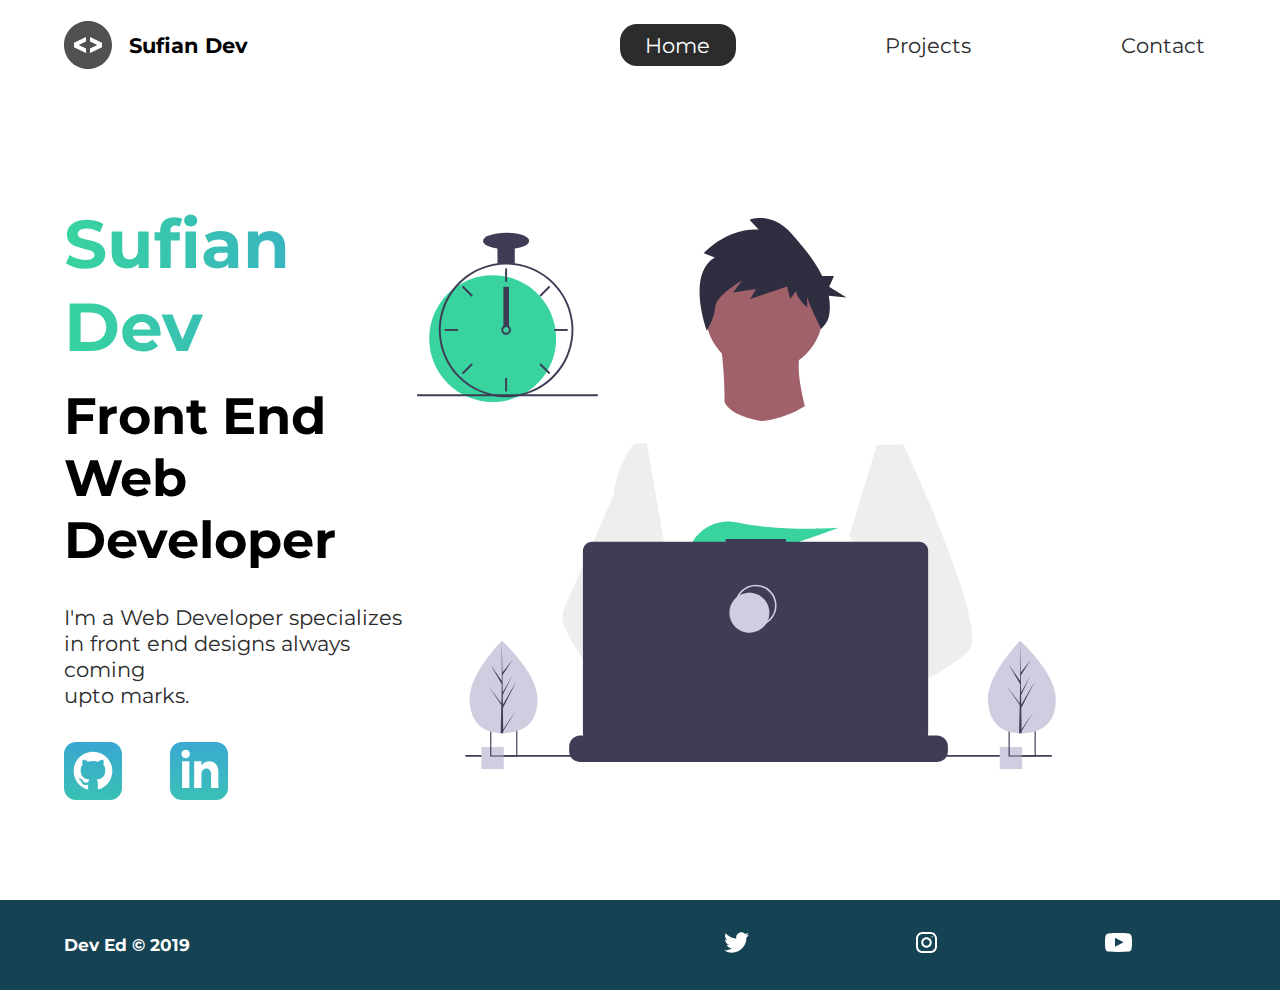
<file: index.html>
<!DOCTYPE html>
<html lang="en">
    <meta charset="UTF-8">
    <meta name="viewport" content="width=device-width, initial-scale=1.0">
    <meta  name="description" 
           content="Sufian Dev is professional WebDeveloper who has specializes in
           Html,Css ">
    <meta name="robots" content="index, follow">
    <link rel="preconnect" href="https://fonts.googleapis.com">
    <link rel="preconnect" href="https://fonts.gstatic.com" crossorigin>
    <link href="https://fonts.googleapis.com/css2?family=Montserrat:wght@400;500&family=Pattaya&family=Poppins:wght@400;500&display=swap" rel="stylesheet">
    <link rel="stylesheet" href="/styles/styles.css">
    <title>Sufian Dev | Web Developer</title>
    <link rel="icon" type="image/png" href="/img/portfolio.png">
<body>
    <header class="main-head">
        <nav>
            <div class="logo">
                <img src="icons/code.svg" alt="logo">
                <h1>Sufian Dev</h1>
            </div>
            <ul>
                <li><a class="active" href="#">Home</a></li>
                <li><a href="/projects/index.html">Projects</a></li>
                <li><a href="/contacts/index.html">Contact</a></li>
                
            </ul>
        </nav>
    </header>
    <section class="intro">
        <div class="intro-text">
            <h2>Sufian Dev</h2>
            <h3>Front End Web <br> Developer</h3>
            <p>I'm a Web Developer specializes in front end designs always coming <br>upto marks.</p>
            <div class="intro-social">
                <a href="#">
                    <img src="icons/github.svg" alt="developer">
                </a>
                <a href="">
                    <img src="icons/linked-in.svg" alt="developer">
                </a>
            </div>
        </div>
        <div class="intro-images">
            <svg
            width="799"
            height="690"
            viewBox="0 0 799 690"
            fill="none"
            xmlns="http://www.w3.org/2000/svg"
          >
            <g id="undraw_dev_productivity_umsq (1) 1" clip-path="url(#clip0)">
              <path
                id="Vector"
                d="M516.92 624.636C516.92 624.636 512.16 626.266 504.42 628.576C487.31 633.706 455.65 642.216 428.82 643.916C405.72 645.396 386.2 641.836 382.63 626.766C381.1 620.286 383.27 614.956 388 610.576C402.12 597.486 439 592.796 468.25 591.186C476.51 590.736 484.15 590.526 490.51 590.446C501.31 590.306 508.39 590.526 508.39 590.526L508.56 591.186L516.92 624.636Z"
                fill="#A0616A"
              />
              <path
                id="Vector_2"
                d="M436.99 672.586C418.61 695.346 342.73 647.666 316.19 629.886C310.41 626.016 306.97 623.566 306.97 623.566L331.25 591.186L338.94 580.936C338.94 580.936 345.82 584.586 355.99 590.526C356.36 590.746 356.73 590.966 357.11 591.186C365.88 596.336 376.89 603.066 388 610.576C403.33 620.946 418.83 632.776 428.82 643.916C438.59 654.806 443.08 665.036 436.99 672.586Z"
                fill="#A0616A"
              />
              <g id="me">
                <path
                  id="Vector_3"
                  d="M434.672 191.952C475.283 191.607 507.926 158.406 507.582 117.795C507.237 77.1832 474.036 44.5403 433.425 44.8847C392.813 45.2291 360.17 78.4303 360.515 119.042C360.859 159.653 394.06 192.296 434.672 191.952Z"
                  fill="#A0616A"
                />
                <path
                  id="Vector_4"
                  d="M379.477 155.65C379.477 155.65 394.216 259.972 373.002 271.875C351.787 283.779 499.929 283.588 499.929 283.588C499.929 283.588 466.124 193.284 480.809 165.449L379.477 155.65Z"
                  fill="#A0616A"
                />
                <path
                  id="Vector_5"
                  d="M608.101 283.199L596.257 339.402L571.214 458.308L570.49 464.815L562.138 540.138L556.582 590.177L552.857 623.79C528.584 636.526 510.988 645.326 510.988 645.326C510.988 645.326 509.404 637.719 506.871 627.99C489.805 633.265 458.218 642.043 431.404 643.97C441.266 654.777 445.842 664.969 439.817 672.57C421.63 695.485 345.349 648.45 318.659 630.896C318.077 635.158 317.879 639.464 318.068 643.762L297.626 628.314L299.331 592.359L302.206 531.522L305.819 455.229C304.448 451.975 303.294 448.634 302.364 445.228C295.956 423.161 288.032 379.057 281.928 342.067C277.016 312.298 273.302 287.138 272.517 281.785C272.411 281.086 272.358 280.726 272.358 280.726L384.363 230.094C392.509 248.556 429.865 253.809 429.865 253.809C460.756 251.417 484.847 234.913 484.847 234.913L608.101 283.199Z"
                  fill="white"
                />
                <path
                  id="Vector_6"
                  d="M372.285 49.3811L358.49 43.9934C358.49 43.9934 386.969 12.1 426.99 14.513L415.635 2.22366C415.635 2.22366 443.04 -9.01799 468.283 19.6674C481.553 34.7467 496.908 52.4737 506.557 72.5077L521.281 72.3829L515.251 85.9663L536.874 99.3152L514.777 97.0719C516.155 104.471 516.421 112.034 515.566 119.511C514.683 126.991 510.928 133.835 505.094 138.598V138.598C505.094 138.598 487.743 103.449 487.696 97.9443L487.813 111.705C487.813 111.705 473.959 99.4371 473.889 91.1807L466.471 100.877L462.593 85.7717L416.475 101.301L423.87 88.8526L395.157 93.2246L406.278 77.9923C406.278 77.9923 373.932 96.1568 372.811 111.304C371.689 126.452 362.299 140.875 362.299 140.875C362.299 140.875 336.213 70.3294 372.285 49.3811Z"
                  fill="#2F2E41"
                />
                <path
                  id="Vector_7"
                  d="M690.215 540.422C682.794 548.605 664.338 560.992 641.951 574.422C633.623 579.413 624.757 584.559 615.71 589.676C594.122 601.889 571.514 614.001 552.857 623.79C528.584 636.526 510.988 645.326 510.988 645.326C510.988 645.326 509.403 637.719 506.871 627.99C503.48 614.968 498.397 598.141 493.184 590.715C493.002 590.456 492.82 590.218 492.638 589.979C491.121 588.022 489.601 586.885 488.112 586.897L562.138 540.138L594.127 519.926L570.489 464.814L540.842 395.683L557.908 339.727L575.062 283.479L608.101 283.199C608.101 283.199 619.243 306.985 633.514 340.166C635.647 345.128 637.851 350.299 640.096 355.64C669.469 425.394 706.176 522.836 690.215 540.422Z"
                  fill="#EEEEEE"
                />
                <path
                  id="Vector_8"
                  d="M358.123 591.2C355.41 591.212 352.702 591.456 350.029 591.928C327.074 596.073 320.47 616.94 318.659 630.896C318.077 635.158 317.879 639.464 318.068 643.761L297.626 628.314L290.178 622.687C272.316 616.628 256.353 605.733 242.483 592.84C230.449 581.456 219.634 568.849 210.213 555.223C200.831 541.793 192.448 527.692 185.134 513.034C183.094 508.943 181.977 504.454 181.864 499.884C181.751 495.314 182.644 490.775 184.48 486.588L209.154 430.327L245.218 348.098C245.471 346.146 245.752 344.237 246.059 342.371C252.995 300.511 272.367 281.786 272.367 281.786L287.286 281.659L297.778 341.932L310.813 416.815L302.364 445.227L282.839 510.845L302.205 531.522L358.123 591.2Z"
                  fill="#EEEEEE"
                />
              </g>
              <path
                id="Vector_9"
                d="M372.877 415.806L385.631 430.686C390.37 429.783 395.319 428.721 400.416 427.529L396.752 415.806L405.71 426.256C459.707 412.975 526.637 387.155 526.637 387.155C526.637 387.155 454.379 392.453 400.428 380.666C376.558 375.451 351.998 387.284 342.202 409.668C336.508 422.679 337.403 433.951 357.596 433.951C364.419 433.835 371.223 433.195 377.949 432.037L372.877 415.806Z"
                fill="#38D39F"
              />
              <path
                id="Vector_10"
                d="M663.65 660.386V666.456C663.654 668.122 663.345 669.774 662.74 671.326C662.472 672.018 662.147 672.687 661.77 673.326C660.578 675.326 658.887 676.983 656.862 678.133C654.838 679.283 652.549 679.887 650.22 679.886H203.67C201.342 679.887 199.053 679.283 197.028 678.133C195.003 676.983 193.312 675.326 192.12 673.326C191.743 672.687 191.419 672.018 191.15 671.326C190.546 669.774 190.237 668.122 190.24 666.456V660.386C190.24 658.622 190.587 656.876 191.262 655.246C191.936 653.616 192.926 652.136 194.173 650.888C195.42 649.641 196.901 648.652 198.53 647.977C200.16 647.302 201.906 646.955 203.67 646.956H229.41V644.126C229.41 644.052 229.425 643.979 229.453 643.911C229.481 643.843 229.522 643.782 229.574 643.73C229.626 643.678 229.688 643.636 229.756 643.608C229.824 643.58 229.897 643.566 229.97 643.566H243.4C243.474 643.566 243.547 643.58 243.615 643.608C243.683 643.636 243.745 643.678 243.797 643.73C243.849 643.782 243.89 643.843 243.918 643.911C243.946 643.979 243.96 644.052 243.96 644.126V646.956H252.35V644.126C252.35 644.052 252.365 643.979 252.393 643.911C252.421 643.843 252.462 643.782 252.514 643.73C252.566 643.678 252.628 643.636 252.696 643.608C252.764 643.58 252.837 643.566 252.91 643.566H266.34C266.414 643.566 266.487 643.58 266.555 643.608C266.623 643.636 266.684 643.678 266.736 643.73C266.789 643.782 266.83 643.843 266.858 643.911C266.886 643.979 266.9 644.052 266.9 644.126V646.956H275.3V644.126C275.3 644.052 275.315 643.979 275.343 643.911C275.371 643.843 275.412 643.782 275.464 643.73C275.516 643.678 275.578 643.636 275.646 643.608C275.714 643.58 275.787 643.566 275.86 643.566H289.29C289.364 643.566 289.437 643.58 289.505 643.608C289.573 643.636 289.634 643.678 289.686 643.73C289.739 643.782 289.78 643.843 289.808 643.911C289.836 643.979 289.85 644.052 289.85 644.126V646.956H298.24V644.126C298.24 644.052 298.255 643.979 298.283 643.911C298.311 643.843 298.352 643.782 298.404 643.73C298.456 643.678 298.518 643.636 298.586 643.608C298.654 643.58 298.727 643.566 298.8 643.566H312.23C312.304 643.566 312.377 643.58 312.445 643.608C312.513 643.636 312.574 643.678 312.626 643.73C312.678 643.782 312.72 643.843 312.748 643.911C312.776 643.979 312.79 644.052 312.79 644.126V646.956H321.18V644.126C321.18 644.052 321.194 643.979 321.223 643.911C321.251 643.843 321.292 643.782 321.344 643.73C321.396 643.678 321.458 643.636 321.526 643.608C321.594 643.58 321.667 643.566 321.74 643.566H335.17C335.244 643.566 335.317 643.58 335.385 643.608C335.453 643.636 335.514 643.678 335.566 643.73C335.618 643.782 335.66 643.843 335.688 643.911C335.716 643.979 335.73 644.052 335.73 644.126V646.956H344.13V644.126C344.13 644.052 344.145 643.979 344.173 643.911C344.201 643.843 344.242 643.782 344.294 643.73C344.346 643.678 344.408 643.636 344.476 643.608C344.544 643.58 344.617 643.566 344.69 643.566H358.12C358.194 643.566 358.267 643.58 358.335 643.608C358.403 643.636 358.464 643.678 358.516 643.73C358.569 643.782 358.61 643.843 358.638 643.911C358.666 643.979 358.68 644.052 358.68 644.126V646.956H367.07V644.126C367.07 644.052 367.085 643.979 367.113 643.911C367.141 643.843 367.182 643.782 367.234 643.73C367.286 643.678 367.348 643.636 367.416 643.608C367.484 643.58 367.557 643.566 367.63 643.566H472.83C472.904 643.566 472.977 643.58 473.045 643.608C473.113 643.636 473.174 643.678 473.227 643.73C473.279 643.782 473.32 643.843 473.348 643.911C473.376 643.979 473.39 644.052 473.39 644.126V646.956H481.79V644.126C481.79 644.052 481.804 643.979 481.833 643.911C481.861 643.843 481.902 643.782 481.954 643.73C482.006 643.678 482.068 643.636 482.136 643.608C482.204 643.58 482.277 643.566 482.35 643.566H495.78C495.928 643.567 496.07 643.627 496.175 643.732C496.279 643.836 496.339 643.978 496.34 644.126V646.956H504.73V644.126C504.73 644.052 504.745 643.979 504.773 643.911C504.801 643.843 504.842 643.782 504.894 643.73C504.946 643.678 505.008 643.636 505.076 643.608C505.144 643.58 505.217 643.566 505.29 643.566H518.72C518.794 643.566 518.867 643.58 518.935 643.608C519.003 643.636 519.065 643.678 519.117 643.73C519.169 643.782 519.21 643.843 519.238 643.911C519.266 643.979 519.28 644.052 519.28 644.126V646.956H527.67V644.126C527.67 644.052 527.685 643.979 527.713 643.911C527.741 643.843 527.782 643.782 527.834 643.73C527.886 643.678 527.948 643.636 528.016 643.608C528.084 643.58 528.157 643.566 528.23 643.566H541.66C541.734 643.566 541.807 643.58 541.875 643.608C541.943 643.636 542.005 643.678 542.057 643.73C542.109 643.782 542.15 643.843 542.178 643.911C542.206 643.979 542.22 644.052 542.22 644.126V646.956H550.62V644.126C550.62 644.052 550.635 643.979 550.663 643.911C550.691 643.843 550.732 643.782 550.784 643.73C550.836 643.678 550.898 643.636 550.966 643.608C551.034 643.58 551.107 643.566 551.18 643.566H564.61C564.757 643.568 564.898 643.628 565.001 643.733C565.104 643.837 565.161 643.979 565.16 644.126V646.956H573.56V644.126C573.56 644.052 573.575 643.979 573.603 643.911C573.631 643.843 573.672 643.782 573.724 643.73C573.776 643.678 573.838 643.636 573.906 643.608C573.974 643.58 574.047 643.566 574.12 643.566H587.55C587.624 643.566 587.697 643.58 587.765 643.608C587.833 643.636 587.895 643.678 587.947 643.73C587.999 643.782 588.04 643.843 588.068 643.911C588.096 643.979 588.11 644.052 588.11 644.126V646.956H596.5V644.126C596.5 644.052 596.515 643.979 596.543 643.911C596.571 643.843 596.612 643.782 596.664 643.73C596.716 643.678 596.778 643.636 596.846 643.608C596.914 643.58 596.987 643.566 597.06 643.566H610.49C610.564 643.566 610.637 643.58 610.705 643.608C610.773 643.636 610.835 643.678 610.887 643.73C610.939 643.782 610.98 643.843 611.008 643.911C611.036 643.979 611.05 644.052 611.05 644.126V646.956H650.22C651.984 646.955 653.731 647.302 655.36 647.977C656.99 648.652 658.471 649.641 659.718 650.888C660.965 652.136 661.954 653.616 662.629 655.246C663.304 656.876 663.651 658.622 663.65 660.386Z"
                fill="#3F3D56"
              />
              <path
                id="Vector_11"
                d="M793.5 671.326H60.5V673.326H793.5V671.326Z"
                fill="#3F3D56"
              />
              <path
                id="Vector_12"
                d="M627.694 404.757H461.251V401.326H385.78V404.757H218.651C215.665 404.757 212.801 405.943 210.69 408.054C208.578 410.166 207.392 413.029 207.392 416.015V643.927C207.392 646.913 208.578 649.776 210.69 651.888C212.801 653.999 215.665 655.185 218.651 655.185H627.694C630.68 655.185 633.544 653.999 635.655 651.888C637.767 649.776 638.953 646.913 638.953 643.927V416.015C638.953 414.537 638.662 413.073 638.096 411.707C637.53 410.341 636.701 409.1 635.655 408.054C634.61 407.009 633.369 406.18 632.003 405.614C630.637 405.048 629.173 404.757 627.694 404.757Z"
                fill="#3F3D56"
              />
              <path
                id="Vector_13"
                d="M423.5 509.326C437.307 509.326 448.5 498.133 448.5 484.326C448.5 470.519 437.307 459.326 423.5 459.326C409.693 459.326 398.5 470.519 398.5 484.326C398.5 498.133 409.693 509.326 423.5 509.326Z"
                stroke="#D0CDE1"
                stroke-width="2"
                stroke-miterlimit="10"
              />
              <path
                id="Vector_14"
                d="M415.5 518.326C429.307 518.326 440.5 507.133 440.5 493.326C440.5 479.519 429.307 468.326 415.5 468.326C401.693 468.326 390.5 479.519 390.5 493.326C390.5 507.133 401.693 518.326 415.5 518.326Z"
                fill="#D0CDE1"
              />
              <path
                id="Vector_15"
                d="M108.446 661.223H80.4463V689.223H108.446V661.223Z"
                fill="#D0CDE1"
              />
              <path
                id="Vector_16"
                d="M91.4502 639.223V673.223H125.45V639.223H91.4502ZM123.97 671.743H92.9202V640.703H123.97V671.743Z"
                fill="#3F3D56"
              />
              <path
                id="Vector_17"
                d="M756.446 661.223H728.446V689.223H756.446V661.223Z"
                fill="#D0CDE1"
              />
              <path
                id="Vector_18"
                d="M739.45 639.223V673.223H773.45V639.223H739.45ZM771.97 671.743H740.92V640.703H771.97V671.743Z"
                fill="#3F3D56"
              />
              <path
                id="Vector_19"
                d="M94.5802 230.113C138.399 230.113 173.921 194.592 173.921 150.773C173.921 106.955 138.399 71.4326 94.5802 71.4326C50.7617 71.4326 15.2397 106.955 15.2397 150.773C15.2397 194.592 50.7617 230.113 94.5802 230.113Z"
                fill="#38D39F"
              />
              <path
                id="Vector_20"
                d="M122.229 56.4899C115.045 55.5763 107.774 55.5763 100.59 56.4899C84.586 58.5913 69.5203 65.2398 57.181 75.6465C44.8417 86.0532 35.7467 99.7813 30.9754 115.202C28.8053 122.229 27.5764 129.514 27.3208 136.864C27.2848 137.886 27.2607 138.92 27.2607 139.954C27.283 162.264 36.1559 183.655 51.932 199.431C67.7082 215.207 89.0989 224.08 111.41 224.103C113.201 224.103 114.992 224.042 116.759 223.934C120.907 223.674 125.03 223.103 129.093 222.227C148.495 218.055 165.798 207.161 177.947 191.468C190.095 175.776 196.308 156.295 195.487 136.467C194.665 116.638 186.863 97.738 173.459 83.1039C160.054 68.4698 141.909 59.0435 122.229 56.4899H122.229ZM137.748 217.347H137.736C130.959 219.659 123.905 221.062 116.759 221.518C114.992 221.638 113.201 221.698 111.41 221.698C89.7377 221.672 68.961 213.051 53.6367 197.727C38.3123 182.402 29.6914 161.626 29.6649 139.954C29.6649 138.92 29.689 137.886 29.725 136.864C30.5514 115.744 39.5156 95.7617 54.7411 81.1008C69.9666 66.44 90.273 58.237 111.41 58.2089C130.776 58.21 149.513 65.0865 164.283 77.6131C179.052 90.1398 188.895 107.503 192.057 126.61C195.219 145.716 191.496 165.325 181.55 181.942C171.604 198.559 156.081 211.106 137.748 217.347H137.748Z"
                fill="#3F3D56"
              />
              <path
                id="Vector_21"
                d="M112.612 63.0176H110.208V79.8474H112.612V63.0176Z"
                fill="#3F3D56"
              />
              <path
                id="Vector_22"
                d="M57.8578 84.7018L56.1577 86.4019L68.0582 98.3023L69.7582 96.6022L57.8578 84.7018Z"
                fill="#3F3D56"
              />
              <path
                id="Vector_23"
                d="M34.4736 138.751V141.156H51.3034V138.751H34.4736Z"
                fill="#3F3D56"
              />
              <path
                id="Vector_24"
                d="M56.1578 193.506L57.8579 195.206L69.7584 183.306L68.0583 181.606L56.1578 193.506Z"
                fill="#3F3D56"
              />
              <path
                id="Vector_25"
                d="M153.062 96.6022L154.762 98.3022L166.662 86.4018L164.962 84.7017L153.062 96.6022Z"
                fill="#3F3D56"
              />
              <path
                id="Vector_26"
                d="M171.516 138.751V141.156H188.346V138.751H171.516Z"
                fill="#3F3D56"
              />
              <path
                id="Vector_27"
                d="M154.762 181.605L153.062 183.305L164.962 195.206L166.662 193.506L154.762 181.605Z"
                fill="#3F3D56"
              />
              <path
                id="Vector_28"
                d="M112.612 200.06H110.208V216.89H112.612V200.06Z"
                fill="#3F3D56"
              />
              <path
                id="Vector_29"
                d="M115.016 135.145C113.976 134.365 112.711 133.943 111.41 133.943C110.11 133.943 108.844 134.365 107.804 135.145C107.091 135.686 106.505 136.375 106.085 137.165C105.552 138.181 105.322 139.329 105.421 140.473C105.52 141.616 105.944 142.707 106.644 143.617C107.343 144.527 108.288 145.218 109.368 145.608C110.447 145.997 111.616 146.07 112.735 145.817C113.855 145.564 114.878 144.996 115.685 144.179C116.492 143.363 117.048 142.333 117.288 141.21C117.528 140.088 117.441 138.92 117.039 137.846C116.636 136.771 115.935 135.834 115.017 135.145H115.016ZM111.41 143.56C110.454 143.557 109.539 143.176 108.863 142.501C108.187 141.825 107.807 140.909 107.804 139.954C107.808 139.224 108.03 138.513 108.441 137.91C108.793 137.4 109.271 136.989 109.828 136.718C110.386 136.446 111.004 136.323 111.623 136.361C112.241 136.398 112.84 136.594 113.361 136.931C113.881 137.267 114.307 137.732 114.595 138.281C114.883 138.83 115.025 139.444 115.007 140.063C114.989 140.683 114.811 141.287 114.491 141.818C114.17 142.349 113.719 142.788 113.179 143.093C112.639 143.398 112.03 143.559 111.41 143.56V143.56Z"
                fill="#3F3D56"
              />
              <path
                id="Vector_30"
                d="M122.229 35.3687H100.591V57.007H122.229V35.3687Z"
                fill="#3F3D56"
              />
              <path
                id="Vector_31"
                d="M111.41 38.9748C127.344 38.9748 140.261 34.4 140.261 28.7567C140.261 23.1134 127.344 18.5386 111.41 18.5386C95.4757 18.5386 82.5586 23.1134 82.5586 28.7567C82.5586 34.4 95.4757 38.9748 111.41 38.9748Z"
                fill="#3F3D56"
              />
              <path id="clock-arrow" d="M115 86H108V135H115V86Z" fill="#3F3D56" />
              <path
                id="Vector_32"
                d="M226 220.44H0V222.844H226V220.44Z"
                fill="#3F3D56"
              />
              <g id="plant-left">
                <path
                  id="Vector_33"
                  d="M150.594 599.754C151.527 631.704 132.858 643.413 109.43 644.097C108.886 644.113 108.344 644.123 107.805 644.126C106.719 644.135 105.643 644.117 104.577 644.072C83.3891 643.193 66.6172 631.945 65.7495 602.232C64.8515 571.482 103.018 531.529 105.882 528.574L105.887 528.571C105.996 528.458 106.052 528.402 106.052 528.402C106.052 528.402 149.661 567.807 150.594 599.754Z"
                  fill="#D0CDE1"
                />
                <path
                  id="Vector_34"
                  d="M107.744 639.255L122.626 617.124L107.774 641.636L107.805 644.126C106.719 644.135 105.643 644.117 104.577 644.072L105.315 612.06L105.295 611.813L105.322 611.766L105.393 608.741L89.0952 585.078L105.374 606.477L105.432 607.116L105.989 582.93L91.9122 558.397L106.029 578.681L105.882 528.574L105.882 528.407L105.887 528.571L106.821 568.062L119.651 552.021L106.863 571.464L107.143 593.098L118.949 571.984L107.187 596.279L107.343 608.308L124.512 578.897L107.395 612.505L107.744 639.255Z"
                  fill="#3F3D56"
                />
              </g>
              <g id="plant-right">
                <path
                  id="Vector_35"
                  d="M798.594 599.754C799.527 631.704 780.858 643.413 757.43 644.097C756.886 644.113 756.344 644.123 755.805 644.126C754.719 644.135 753.643 644.117 752.577 644.072C731.389 643.193 714.617 631.945 713.749 602.232C712.851 571.482 751.018 531.529 753.882 528.574L753.887 528.571C753.996 528.458 754.052 528.402 754.052 528.402C754.052 528.402 797.661 567.807 798.594 599.754Z"
                  fill="#D0CDE1"
                />
                <path
                  id="Vector_36"
                  d="M755.744 639.255L770.626 617.124L755.774 641.636L755.805 644.126C754.719 644.135 753.643 644.117 752.577 644.072L753.315 612.06L753.295 611.813L753.323 611.766L753.393 608.741L737.095 585.078L753.374 606.477L753.432 607.116L753.989 582.93L739.912 558.397L754.029 578.681L753.882 528.574L753.882 528.407L753.887 528.571L754.821 568.062L767.651 552.021L754.864 571.464L755.143 593.098L766.949 571.984L755.187 596.279L755.343 608.308L772.512 578.897L755.395 612.505L755.744 639.255Z"
                  fill="#3F3D56"
                />
              </g>
            </g>
            <defs>
              <clipPath id="clip0">
                <rect width="798.627" height="689.223" fill="white" />
              </clipPath>
            </defs>
          </svg>
          <img class="splash" src="img/splash.svg" alt="">
        </div>
    </section>
    <footer>
        <h4>Dev Ed &copy; 2019</h4>
        <ul>
          <li>
            <a href="#"><img src="/icons/twitter 1.svg" alt="twitter-social"/></a>
          </li>
          <li>
            <a href="#"
              ><img src="/icons/instagram 1.svg" alt="instagram-social"
            /></a>
          </li>
          <li>
            <a href="#"
              ><img src="/icons/youtube-symbol 1.svg" alt="youtube-social"
            /></a>
          </li>
        </ul>
      </footer>
</body>
</html>
</file>
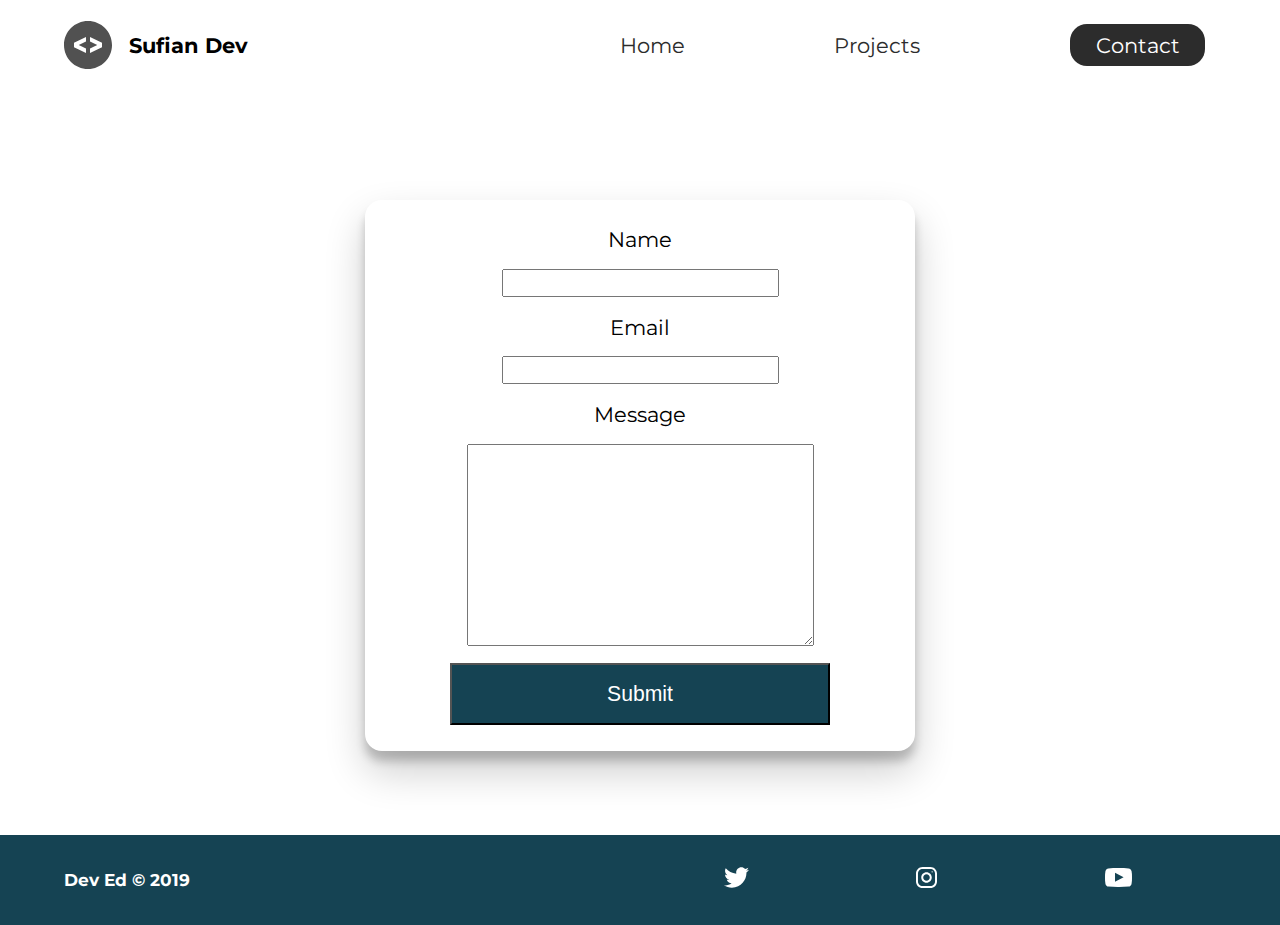
<file: contacts/index.html>
<!DOCTYPE html>
<html lang="en">
    <meta charset="UTF-8">
    <meta name="viewport" content="width=device-width, initial-scale=1.0">
    <meta  name="description" 
           content="Sufian Dev is professional WebDeveloper who has specializes in
           Html,Css ">
    <meta name="robots" content="index, follow">
    <link rel="preconnect" href="https://fonts.googleapis.com">
    <link rel="preconnect" href="https://fonts.gstatic.com" crossorigin>
    <link href="https://fonts.googleapis.com/css2?family=Montserrat:wght@400;500&family=Pattaya&family=Poppins:wght@400;500&display=swap" rel="stylesheet">
    <link rel="stylesheet" href="/styles/styles.css">
    <title>Sufian Dev | Web Developer</title>
    <link rel="icon" type="image/png" href="/img/portfolio.png">
<body>
    <header class="main-head">
        <nav>
            <div class="logo">
                <img src="/icons/code.svg" alt="logo">
                <h1>Sufian Dev</h1>
            </div>
            <ul>
                <li><a href="/index.html">Home</a></li>
                <li><a href="/projects/index.html">Projects</a></li>
                <li><a class="active" href="/contacts/index.html">Contact</a></li>
                
            </ul>
        </nav>
    </header>
    <section class="form-section">
        <form  action="https://formspree.io/f/mzblznnz" method="POST">
          <label for="name">Name</label>
          <input type="text" name="name" id="name" required />
          <label for="email">Email</label>
          <input type="email" name="email" id="email" required />
          <label for="message">Message</label>
          <textarea name="message" id="message" cols="30" rows="10"></textarea>
          <button type="submit">Submit</button>
        </form>
      </section>
      <footer>
        <h4>Dev Ed &copy; 2019</h4>
        <ul>
          <li>
            <a href="#"><img src="/icons/twitter 1.svg" alt="twitter-social"/></a>
          </li>
          <li>
            <a href="#"
              ><img src="/icons/instagram 1.svg" alt="instagram-social"
            /></a>
          </li>
          <li>
            <a href="#"
              ><img src="/icons/youtube-symbol 1.svg" alt="youtube-social"
            /></a>
          </li>
        </ul>
      </footer>
</body>
</html>
</file>
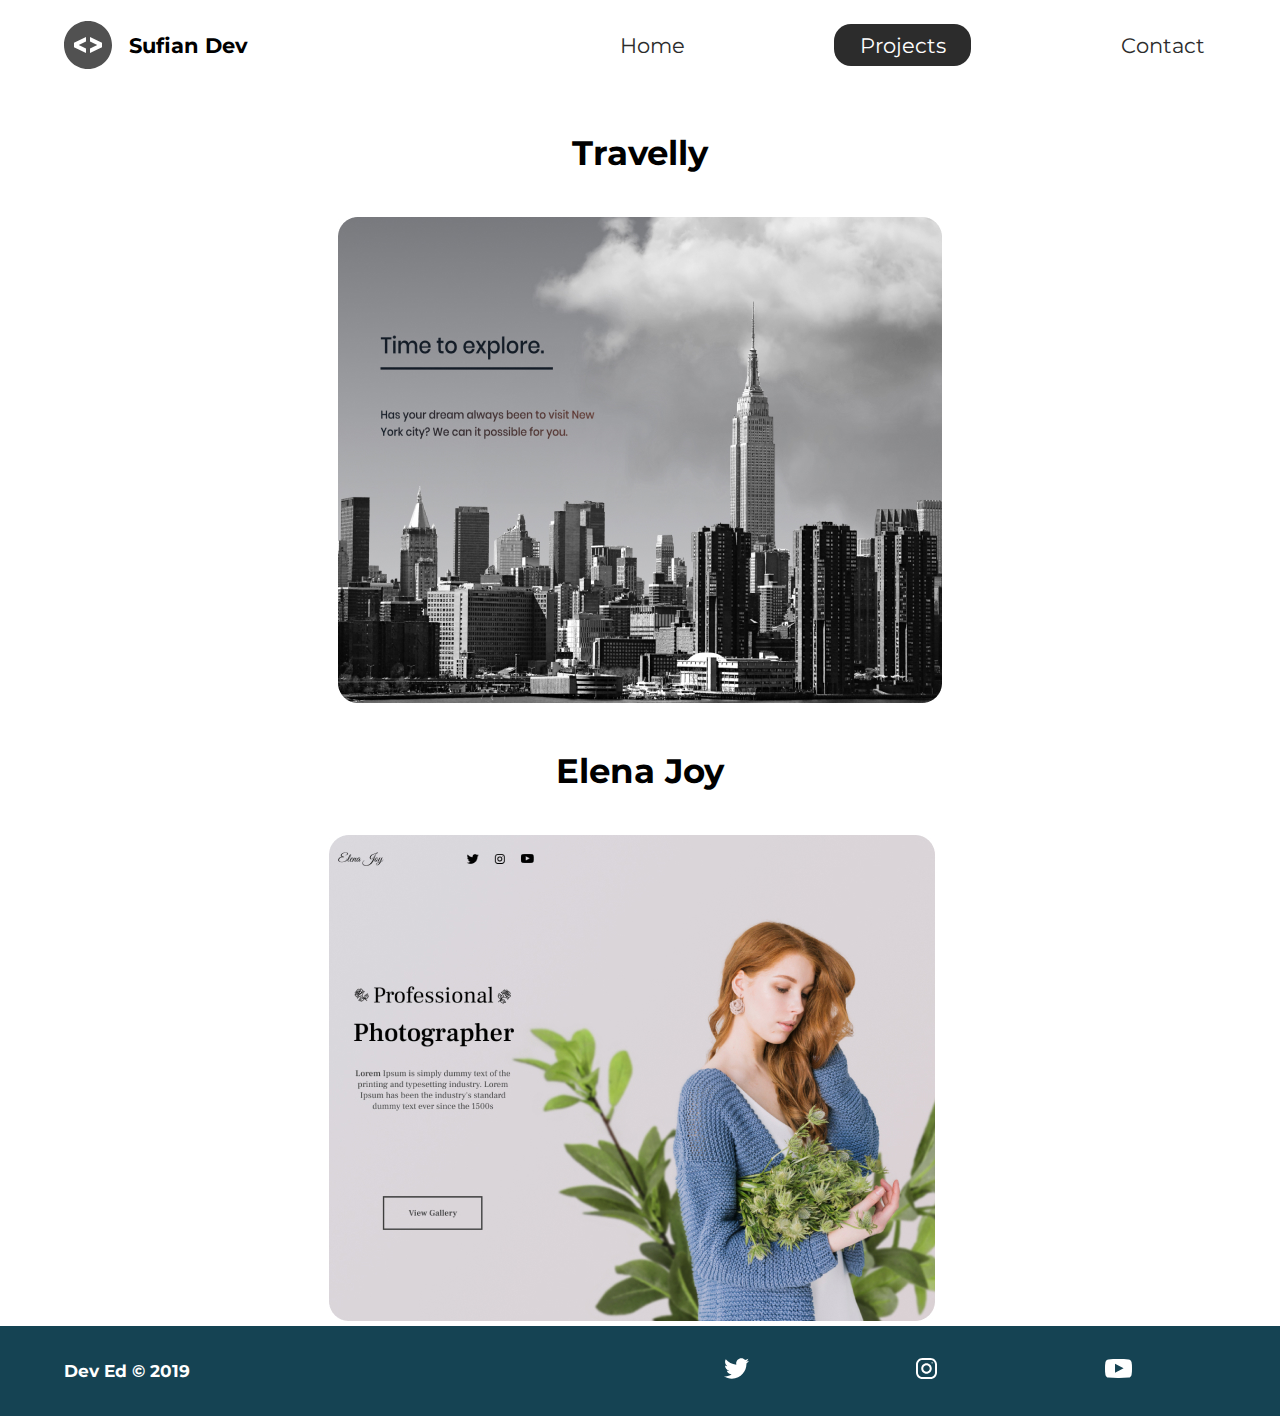
<file: projects/index.html>
<!DOCTYPE html>
<html lang="en">
    <meta charset="UTF-8">
    <meta name="viewport" content="width=device-width, initial-scale=1.0">
    <meta  name="description" 
           content="Sufian Dev is professional WebDeveloper who has specializes in
           Html,Css ">
    <meta name="robots" content="index, follow">
    <link rel="preconnect" href="https://fonts.googleapis.com">
    <link rel="preconnect" href="https://fonts.gstatic.com" crossorigin>
    <link href="https://fonts.googleapis.com/css2?family=Montserrat:wght@400;500&family=Pattaya&family=Poppins:wght@400;500&display=swap" rel="stylesheet">
    <link rel="stylesheet" href="/styles/styles.css">
    <title>Sufian Dev | Web Developer</title>
    <link rel="icon" type="image/png" href="/img/portfolio.png">
<body>
    <header class="main-head">
        <nav>
            <div class="logo">
                <img src="/icons/code.svg" alt="logo">
                <h1>Sufian Dev</h1>
            </div>
            <ul>
                <li><a href="/index.html">Home</a></li>
                <li><a class="active" href="/projects/index.html">Projects</a></li>
                <li><a href="/contacts/index.html">Contact</a></li>
                
            </ul>
        </nav>
    </header>
    <section class="projects">
        <div class="travelly">
          <h2>Travelly</h2>
          <a href="https://jolly-seahorse-72a416.netlify.app"><img src="../img/travelly.jpg" alt="travelly-project" /></a>
        </div>
        <div class="travelly">
          <h2>Elena Joy</h2>
          <a href="https://fancy-piroshki-3c77ae.netlify.app"><img src="../img/elena-joy.jpg" alt="elena-project" /></a>
        </div>
      </section>
      <footer>
        <h4>Dev Ed &copy; 2019</h4>
        <ul>
          <li>
            <a href="#"><img src="/icons/twitter 1.svg" alt="twitter-social"/></a>
          </li>
          <li>
            <a href="#"
              ><img src="/icons/instagram 1.svg" alt="instagram-social"
            /></a>
          </li>
          <li>
            <a href="#"
              ><img src="/icons/youtube-symbol 1.svg" alt="youtube-social"
            /></a>
          </li>
        </ul>
      </footer>
</body>
</html>
</file>
<file: styles/styles.css>
* {
  margin: 0;
  padding: 0;
  box-sizing: border-box;
}

html {
  font-size: 62.5%;
}

body {
  font-family: "Montserrat", sans-serif;
}

a {
  scroll-behavior: smooth;
}

h1 {
  font-size: 2.5rem;
}

li,
button,
label,
input,
p, a {
  font-size: 2.5rem;
}

h2 {
  font-size: 4rem;
}

h3 {
  font-size: 2.5rem;
}

h4, h5 {
  font-size: 2rem;
}

.flex {
  display: flex;
  flex-direction: column;
  justify-content: center;
  align-items: center;
}

ul {
  list-style: none;
}

a {
  text-decoration: none;
  color: #2c2c2c;
}

.main-head {
  width: 95%;
  margin: 0 0 0 auto;
}

nav {
  display: flex;
  flex-direction: row;
  justify-content: space-between;
  align-items: center;
  min-height: 10vh;
  width: 60%;
  flex-wrap: wrap;
}
nav .logo {
  display: flex;
  flex-direction: row;
  justify-content: flex-start;
  align-items: center;
  flex: 1 1 10rem;
}
nav .logo h1 {
  margin: 2rem;
}
nav ul {
  display: flex;
  flex-direction: row;
  justify-content: space-around;
  align-items: center;
  flex: 1 1 40rem;
}
nav ul li {
  margin: 0 2rem;
}

.intro {
  min-height: 90vh;
  width: 90%;
  margin: auto;
  flex-wrap: wrap;
  display: flex;
  flex-direction: row;
  justify-content: space-between;
  align-items: center;
}
.intro h2 {
  font-size: 8rem;
  padding-top: 2rem;
  background: linear-gradient(to right, #38d39f, #38a4d3);
  -webkit-background-clip: text;
  -webkit-text-fill-color: transparent;
  display: inline-block;
}
.intro h3 {
  font-size: 6rem;
  padding: 2rem 0rem;
}
.intro p {
  color: #2c2c2c;
  padding-top: 2rem;
}
.intro .intro-social {
  margin-top: 4rem;
}
.intro .intro-social a {
  margin-right: 5rem;
}

.active {
  background: #2c2c2c;
  color: white;
  border-radius: 2rem;
  padding: 1rem 3rem;
}

.splash {
  position: absolute;
  top: 0%;
  right: 0%;
  height: 100%;
  z-index: -1;
}

.intro-text,
.intro-imgages {
  flex: 1 1 40rem;
}

#plant-left {
  animation: plant 1.5s ease infinite alternate;
}

#plant-right {
  animation: plant 1.5s ease infinite alternate 0.5s;
}

#me {
  animation: me 1s ease infinite alternate;
  transform-origin: bottom;
}

#clock-arrow {
  animation: clock 1.5s infinite linear;
  transform-box: fill-box;
  transform-origin: bottom;
}

@keyframes me {
  from {
    transform: rotateZ(-3deg);
  }
  to {
    transform: rotateZ(3deg);
  }
}
@keyframes plant {
  from {
    transform: translateY(0%);
  }
  to {
    transform: translateY(-30%);
  }
}
@keyframes clock {
  from {
    transform: rotateZ(0deg);
  }
  to {
    transform: rotateZ(360deg);
  }
}
.projects {
  width: 90%;
  margin: auto;
  min-height: 90vh;
  display: flex;
  flex-direction: row;
  justify-content: space-between;
  align-items: center;
  text-align: center;
  flex-wrap: wrap;
}
.projects h2 {
  margin: 5rem;
}

.travelly,
.elena {
  flex: 1 1 40rem;
}

.form-section {
  min-height: 80vh;
  display: flex;
  flex-direction: row;
  justify-content: center;
  align-items: center;
  margin-top: 3rem;
}
.form-section form {
  padding: 3rem 10rem;
  box-shadow: 0px 10px 10px rgba(0, 0, 0, 0.2), 0px 20px 40px rgba(0, 0, 0, 0.2);
  display: flex;
  flex-direction: column;
  justify-content: center;
  align-items: center;
  border-radius: 2rem;
}
.form-section form input,
.form-section form textarea {
  margin: 2rem;
}
.form-section form input:focus,
.form-section form textarea:focus {
  outline: 2px solid black;
}
.form-section form textarea {
  font-family: "Montserrat", sans-serif;
  font-size: 2rem;
}
.form-section form button {
  width: 100%;
  padding: 2rem;
  background: #154353;
  color: white;
}
.form-section form button:focus {
  background: rgb(51, 105, 107);
}

footer {
  background: #154353;
  color: white;
  min-height: 10vh;
  padding: 0% 5%;
  display: flex;
  flex-direction: row;
  justify-content: flex-start;
  align-items: center;
}
footer ul {
  flex: 1 1 40rem;
  display: flex;
  flex-direction: row;
  justify-content: space-around;
  align-items: center;
}
footer h4 {
  flex: 1 1 40rem;
}

@media screen and (max-width: 1332px) {
  html {
    font-size: 53%;
  }
  .splash {
    display: none;
  }
  svg {
    width: 80%;
  }
  nav {
    width: 100%;
  }
}
@media screen and (max-width: 754px) {
  html {
    font-size: 45%;
  }
  svg {
    height: 60%;
  }
  .main-head {
    width: 100%;
  }
  nav .logo {
    display: flex;
    flex-direction: column;
    justify-content: center;
    align-items: center;
    flex: 1 1 20rem;
    margin-top: 2rem;
  }
  nav ul {
    flex: 1 1 60rem;
    margin: 2rem 0rem;
  }
  .intro-text {
    margin-top: 5rem;
    text-align: center;
  }
  .intro-images {
    text-align: center;
  }
  .intro-social {
    display: flex;
    flex-direction: row;
    justify-content: center;
    align-items: center;
  }
  .intro-social a {
    margin: 2rem;
  }
  .elena,
  .travelly {
    flex: 1 1 50rem;
  }
  .elena img,
  .travelly img {
    width: 100%;
    height: 100%;
  }
  form {
    padding: 0rem;
    width: 100%;
  }
}/*# sourceMappingURL=styles.css.map */
</file>
